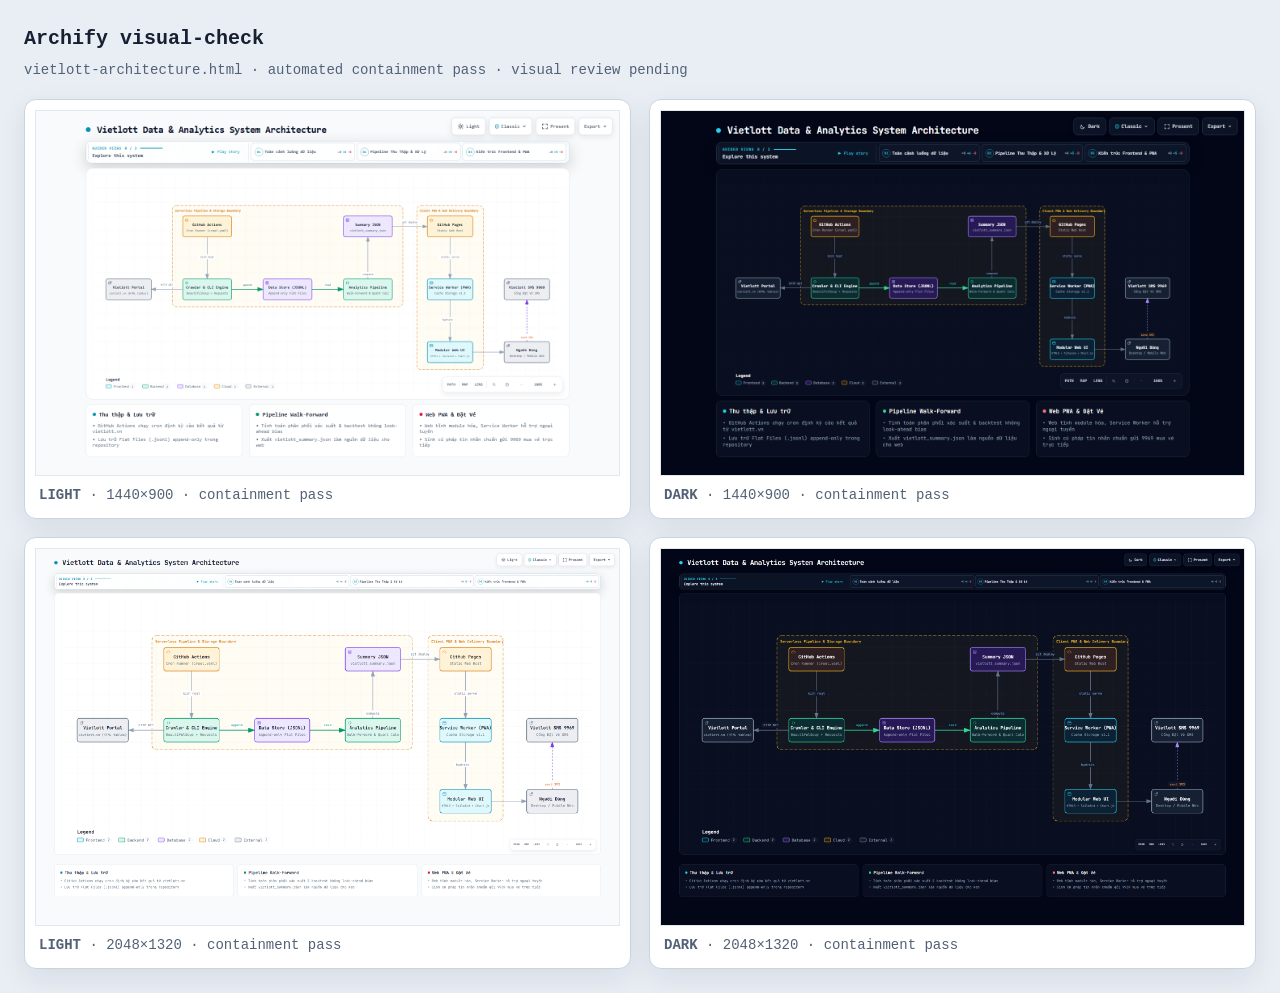
<file: docs/architecture/vietlott-architecture.visual-check.html>
<!doctype html>
<html lang="en">
<head>
<meta charset="utf-8">
<meta name="viewport" content="width=device-width,initial-scale=1">
<title>Archify visual-check · vietlott-architecture.html</title>
<style>
*{box-sizing:border-box}body{margin:0;padding:24px;background:#e9eef5;color:#172033;font:14px/1.5 ui-monospace,SFMono-Regular,Menlo,Consolas,monospace}header{max-width:1500px;margin:0 auto 18px}h1{margin:0 0 6px;font-size:20px}p{margin:0;color:#526176}.grid{max-width:1500px;margin:auto;display:grid;grid-template-columns:repeat(2,minmax(0,1fr));gap:18px}figure{margin:0;padding:10px;background:white;border:1px solid #c9d4e3;border-radius:12px;box-shadow:0 10px 30px rgba(15,23,42,.08)}img{display:block;width:100%;height:auto;border:1px solid #e2e8f0}figcaption{padding:9px 4px 2px;color:#526176}@media(max-width:900px){.grid{grid-template-columns:1fr}}
</style>
</head>
<body>
<header><h1>Archify visual-check</h1><p>vietlott-architecture.html · automated containment pass · visual review pending</p></header>
<main class="grid">
      <figure>
        <img src="vietlott-architecture.visual-check.1440x900.light.png" alt="light 1440 by 900">
        <figcaption><strong>LIGHT</strong> · 1440×900 · containment pass</figcaption>
      </figure>
      <figure>
        <img src="vietlott-architecture.visual-check.1440x900.dark.png" alt="dark 1440 by 900">
        <figcaption><strong>DARK</strong> · 1440×900 · containment pass</figcaption>
      </figure>
      <figure>
        <img src="vietlott-architecture.visual-check.2048x1320.light.png" alt="light 2048 by 1320">
        <figcaption><strong>LIGHT</strong> · 2048×1320 · containment pass</figcaption>
      </figure>
      <figure>
        <img src="vietlott-architecture.visual-check.2048x1320.dark.png" alt="dark 2048 by 1320">
        <figcaption><strong>DARK</strong> · 2048×1320 · containment pass</figcaption>
      </figure>
</main>
</body>
</html>
</file>
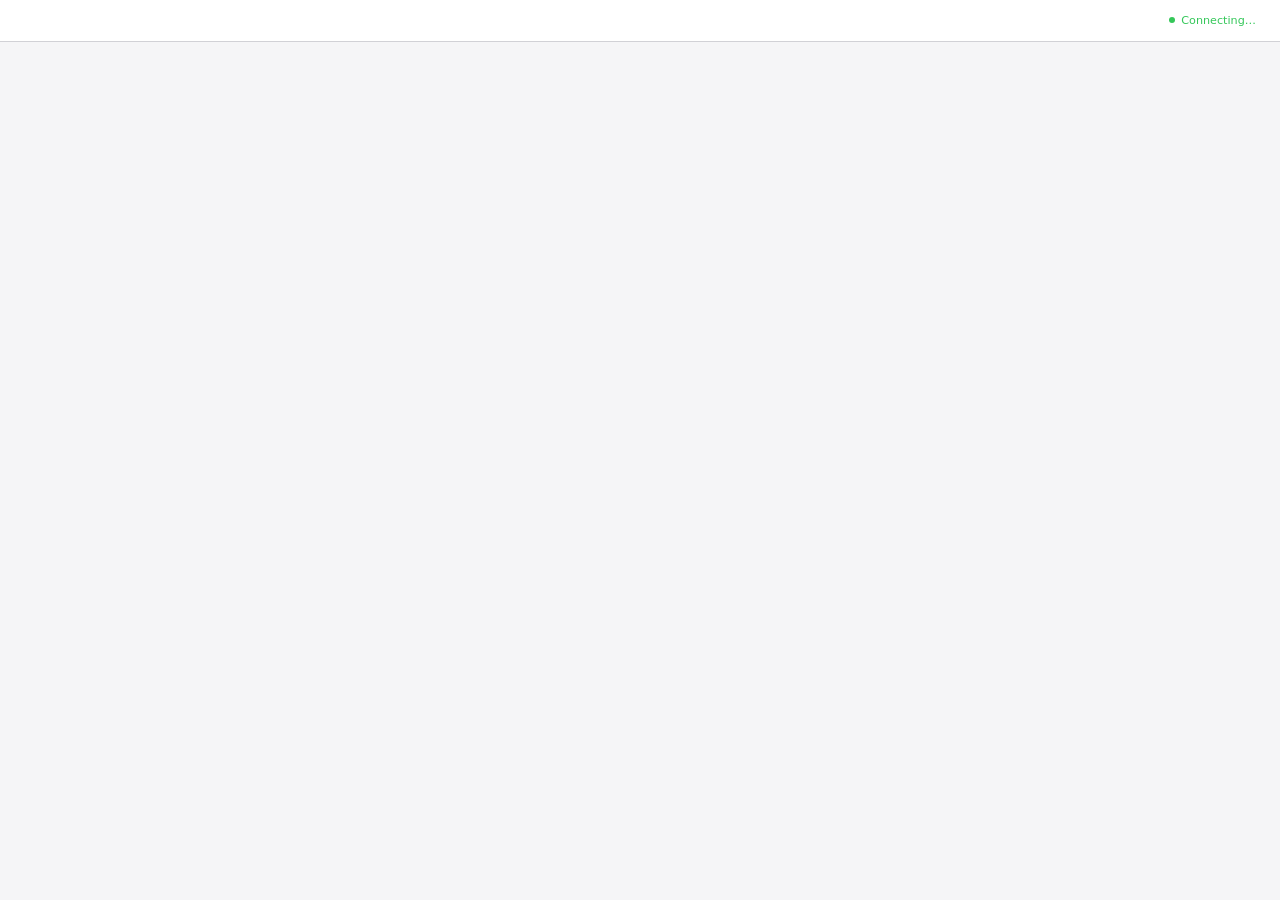
<file: .agents/skills/brainstorming/scripts/frame-template.html>
<!DOCTYPE html>
<html>
<head>
  <meta charset="utf-8">
  <title>Superpowers Brainstorming</title>
  <style>
    /*
     * BRAINSTORM COMPANION FRAME TEMPLATE
     *
     * This template provides a consistent frame with:
     * - OS-aware light/dark theming
     * - Header branding and connection status
     * - Scrollable main content area
     * - CSS helpers for common UI patterns
     *
     * Content is injected via placeholder comment in #frame-content.
     */

    * { box-sizing: border-box; margin: 0; padding: 0; }
    html, body { height: 100%; overflow: hidden; }

    /* ===== THEME VARIABLES ===== */
    :root {
      --bg-primary: #f5f5f7;
      --bg-secondary: #ffffff;
      --bg-tertiary: #e5e5e7;
      --border: #d1d1d6;
      --text-primary: #1d1d1f;
      --text-secondary: #86868b;
      --text-tertiary: #aeaeb2;
      --accent: #0071e3;
      --accent-hover: #0077ed;
      --success: #34c759;
      --warning: #ff9f0a;
      --error: #ff3b30;
      --selected-bg: #e8f4fd;
      --selected-border: #0071e3;
    }

    @media (prefers-color-scheme: dark) {
      :root {
        --bg-primary: #1d1d1f;
        --bg-secondary: #2d2d2f;
        --bg-tertiary: #3d3d3f;
        --border: #424245;
        --text-primary: #f5f5f7;
        --text-secondary: #86868b;
        --text-tertiary: #636366;
        --accent: #0a84ff;
        --accent-hover: #409cff;
        --selected-bg: rgba(10, 132, 255, 0.15);
        --selected-border: #0a84ff;
      }
    }

    body {
      font-family: system-ui, -apple-system, BlinkMacSystemFont, sans-serif;
      background: var(--bg-primary);
      color: var(--text-primary);
      display: flex;
      flex-direction: column;
      line-height: 1.5;
    }

    /* ===== FRAME STRUCTURE ===== */
    .brand { display: flex; align-items: center; min-width: 0; overflow: hidden; color: var(--text-secondary); line-height: 1; }
    .brand a { color: inherit; text-decoration: none; display: flex; align-items: center; gap: 0.5rem; min-width: 0; max-width: 100%; line-height: 1; }
    .brand-copy { display: block; min-width: 0; overflow: hidden; text-overflow: ellipsis; white-space: nowrap; line-height: 1; transform: translateY(-1px); }
    .brand-logo { display: block; height: 1em; width: auto; max-width: 180px; flex-shrink: 0; filter: invert(1); }
    @media (prefers-color-scheme: dark) {
      .brand-logo { filter: none; }
    }
    .status { font-size: 0.7rem; color: var(--status-color, var(--success)); display: flex; align-items: center; gap: 0.4rem; justify-self: end; white-space: nowrap; line-height: 1; }
    .status::before { content: ''; width: 6px; height: 6px; background: var(--status-color, var(--success)); border-radius: 50%; }

    .main { flex: 1; overflow-y: auto; }
    #frame-content { padding: 2rem; min-height: 100%; }

    .header {
      background: var(--bg-secondary);
      border-bottom: 1px solid var(--border);
      padding: 0.5rem 1.5rem;
      flex-shrink: 0;
      display: grid;
      grid-template-columns: minmax(0, 1fr) auto;
      align-items: center;
      gap: 1rem;
      min-height: 42px;
    }
    .header .brand { justify-self: start; width: 100%; font-size: 0.75rem; line-height: 1; }
    .header .status { grid-column: 2; line-height: 1; }
    .header span {
      font-size: 0.75rem;
      color: var(--text-secondary);
    }
    .header .selected-text {
      color: var(--accent);
      font-weight: 500;
    }

    /* ===== TYPOGRAPHY ===== */
    h2 { font-size: 1.5rem; font-weight: 600; margin-bottom: 0.5rem; }
    h3 { font-size: 1.1rem; font-weight: 600; margin-bottom: 0.25rem; }
    .subtitle { color: var(--text-secondary); margin-bottom: 1.5rem; }
    .section { margin-bottom: 2rem; }
    .label { font-size: 0.7rem; color: var(--text-secondary); text-transform: uppercase; letter-spacing: 0.05em; margin-bottom: 0.5rem; }

    /* ===== OPTIONS (for A/B/C choices) ===== */
    .options { display: flex; flex-direction: column; gap: 0.75rem; }
    .option {
      background: var(--bg-secondary);
      border: 2px solid var(--border);
      border-radius: 12px;
      padding: 1rem 1.25rem;
      cursor: pointer;
      transition: all 0.15s ease;
      display: flex;
      align-items: flex-start;
      gap: 1rem;
    }
    .option:hover { border-color: var(--accent); }
    .option.selected { background: var(--selected-bg); border-color: var(--selected-border); }
    .option .letter {
      background: var(--bg-tertiary);
      color: var(--text-secondary);
      width: 1.75rem; height: 1.75rem;
      border-radius: 6px;
      display: flex; align-items: center; justify-content: center;
      font-weight: 600; font-size: 0.85rem; flex-shrink: 0;
    }
    .option.selected .letter { background: var(--accent); color: white; }
    .option .content { flex: 1; }
    .option .content h3 { font-size: 0.95rem; margin-bottom: 0.15rem; }
    .option .content p { color: var(--text-secondary); font-size: 0.85rem; margin: 0; }

    /* ===== CARDS (for showing designs/mockups) ===== */
    .cards { display: grid; grid-template-columns: repeat(auto-fit, minmax(280px, 1fr)); gap: 1rem; }
    .card {
      background: var(--bg-secondary);
      border: 1px solid var(--border);
      border-radius: 12px;
      overflow: hidden;
      cursor: pointer;
      transition: all 0.15s ease;
    }
    .card:hover { border-color: var(--accent); transform: translateY(-2px); box-shadow: 0 4px 12px rgba(0,0,0,0.1); }
    .card.selected { border-color: var(--selected-border); border-width: 2px; }
    .card-image { background: var(--bg-tertiary); aspect-ratio: 16/10; display: flex; align-items: center; justify-content: center; }
    .card-body { padding: 1rem; }
    .card-body h3 { margin-bottom: 0.25rem; }
    .card-body p { color: var(--text-secondary); font-size: 0.85rem; }

    /* ===== MOCKUP CONTAINER ===== */
    .mockup {
      background: var(--bg-secondary);
      border: 1px solid var(--border);
      border-radius: 12px;
      overflow: hidden;
      margin-bottom: 1.5rem;
    }
    .mockup-header {
      background: var(--bg-tertiary);
      padding: 0.5rem 1rem;
      font-size: 0.75rem;
      color: var(--text-secondary);
      border-bottom: 1px solid var(--border);
    }
    .mockup-body { padding: 1.5rem; }

    /* ===== SPLIT VIEW (side-by-side comparison) ===== */
    .split { display: grid; grid-template-columns: 1fr 1fr; gap: 1.5rem; }
    @media (max-width: 700px) { .split { grid-template-columns: 1fr; } }

    /* ===== PROS/CONS ===== */
    .pros-cons { display: grid; grid-template-columns: 1fr 1fr; gap: 1rem; margin: 1rem 0; }
    .pros, .cons { background: var(--bg-secondary); border-radius: 8px; padding: 1rem; }
    .pros h4 { color: var(--success); font-size: 0.85rem; margin-bottom: 0.5rem; }
    .cons h4 { color: var(--error); font-size: 0.85rem; margin-bottom: 0.5rem; }
    .pros ul, .cons ul { margin-left: 1.25rem; font-size: 0.85rem; color: var(--text-secondary); }
    .pros li, .cons li { margin-bottom: 0.25rem; }

    /* ===== PLACEHOLDER (for mockup areas) ===== */
    .placeholder {
      background: var(--bg-tertiary);
      border: 2px dashed var(--border);
      border-radius: 8px;
      padding: 2rem;
      text-align: center;
      color: var(--text-tertiary);
    }

    /* ===== INLINE MOCKUP ELEMENTS ===== */
    .mock-nav { background: var(--accent); color: white; padding: 0.75rem 1rem; display: flex; gap: 1.5rem; font-size: 0.9rem; }
    .mock-sidebar { background: var(--bg-tertiary); padding: 1rem; min-width: 180px; }
    .mock-content { padding: 1.5rem; flex: 1; }
    .mock-button { background: var(--accent); color: white; border: none; padding: 0.5rem 1rem; border-radius: 6px; font-size: 0.85rem; }
    .mock-input { background: var(--bg-primary); border: 1px solid var(--border); border-radius: 6px; padding: 0.5rem; width: 100%; }
  </style>
</head>
<body>
  <div class="header">
    <!-- BRANDING -->
    <div class="status">Connecting…</div>
  </div>

  <div class="main">
    <div id="frame-content">
      <!-- CONTENT -->
    </div>
  </div>

</body>
</html>
</file>
